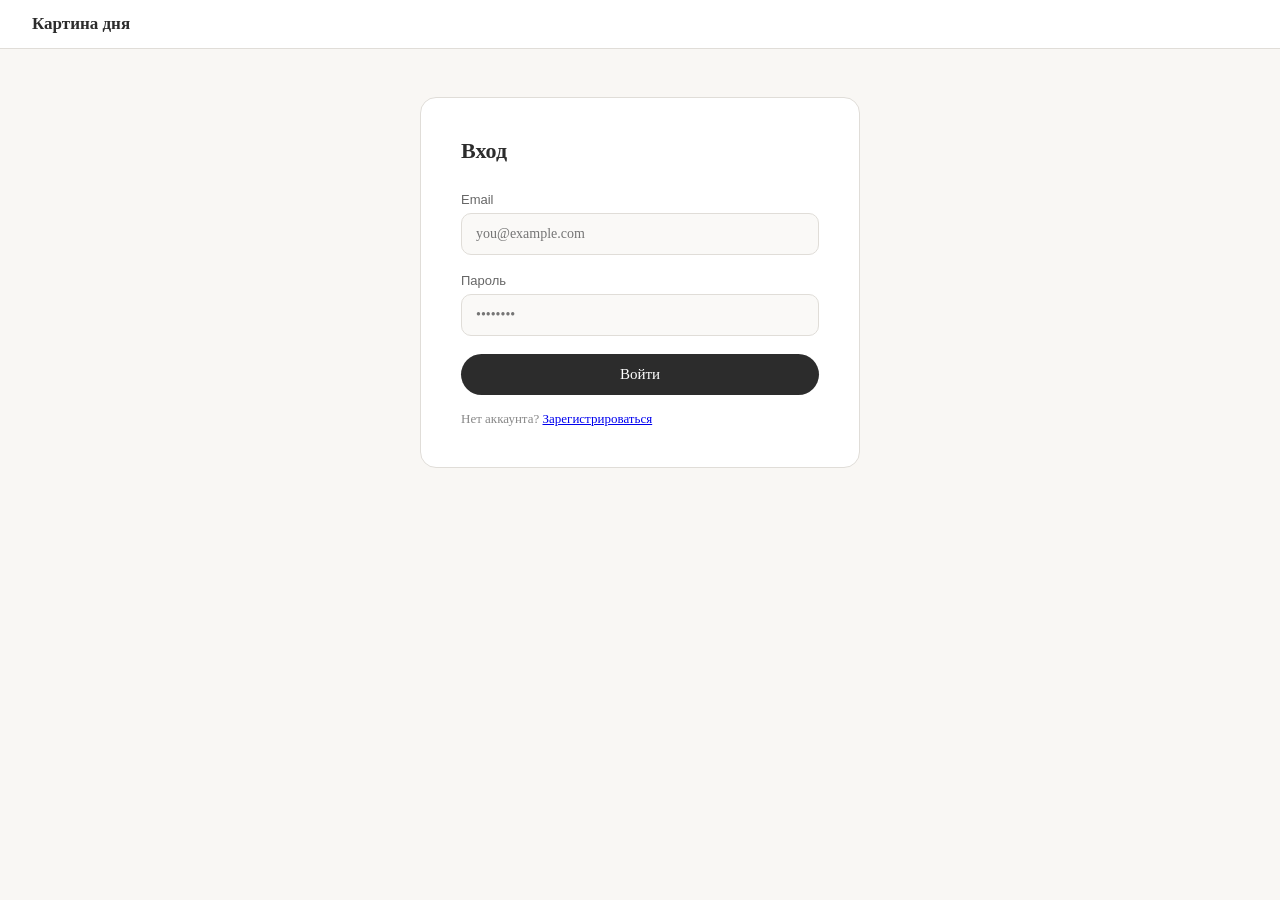
<file: login.html>
<!DOCTYPE html>
<html lang="ru">
<head>
  <meta charset="UTF-8">
  <meta name="viewport" content="width=device-width, initial-scale=1.0">
  <title>Вход</title>
  <link rel="stylesheet" href="css/style.css">
</head>
<body>
  <nav>
    <a href="index.html" class="nav-logo">Картина дня</a>
  </nav>

  <div class="container">
    <div class="form-card">
      <h1>Вход</h1>
      <div class="form-group">
        <label>Email</label>
        <input type="email" id="email" placeholder="you@example.com">
      </div>
      <div class="form-group">
        <label>Пароль</label>
        <input type="password" id="password" placeholder="••••••••">
      </div>
      <button class="btn btn-primary" onclick="handleLogin()">Войти</button>
      <div class="error-message" id="error"></div>
      <div style="margin-top: 16px; font-size: 13px; color: #888;">
        Нет аккаунта? <a href="register.html">Зарегистрироваться</a>
      </div>
    </div>
  </div>

  <script src="js/paintings.js"></script>
  <script src="js/storage.js"></script>
  <script src="js/auth.js"></script>
  <script src="js/app.js"></script>
  <script>
    function handleLogin() {
      const email = document.getElementById('email').value;
      const password = document.getElementById('password').value;
      const result = Auth.login(email, password);
      if (result.success) {
        window.location.href = 'index.html';
      } else {
        document.getElementById('error').textContent = result.message;
      }
    }
  </script>
</body>
</html>
</file>
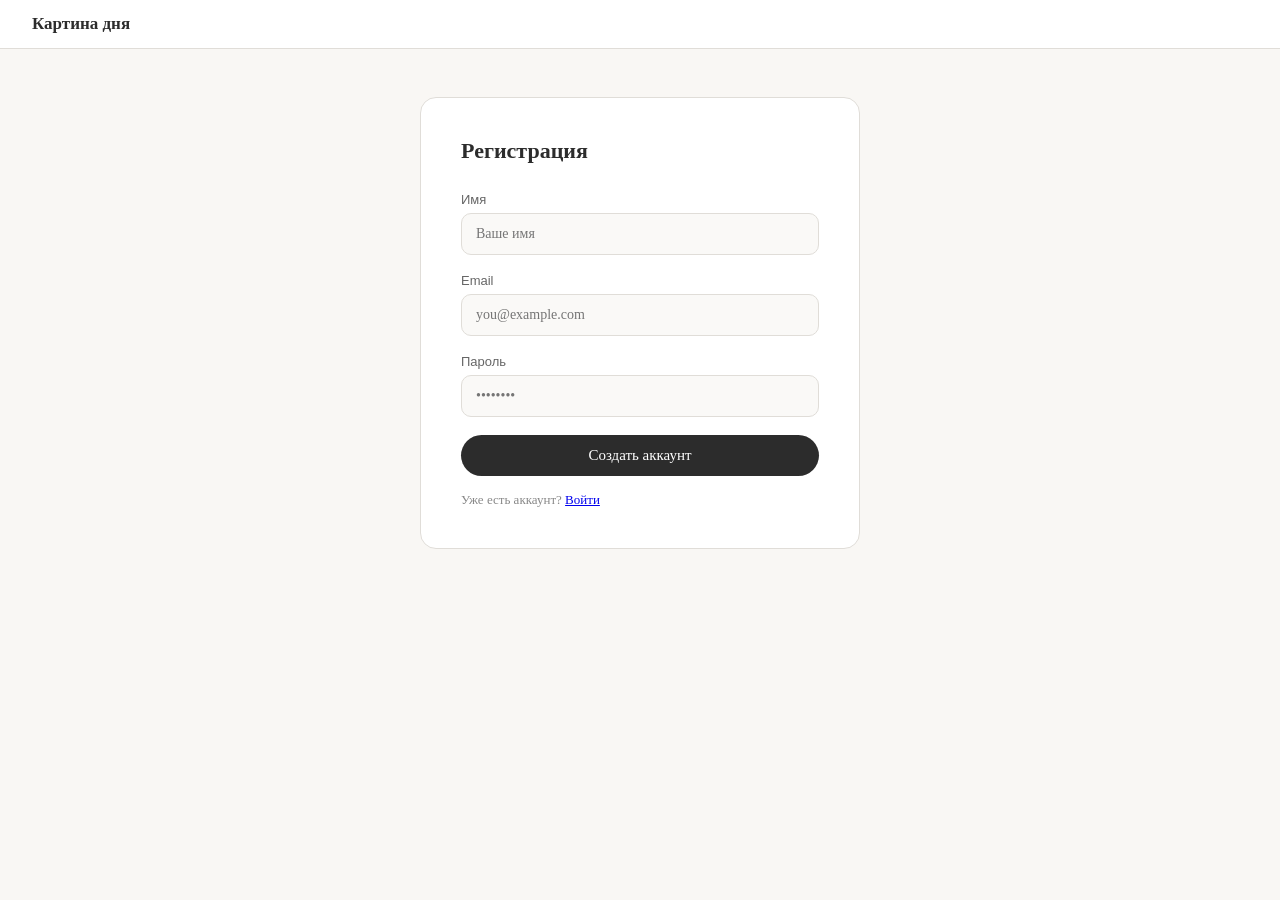
<file: register.html>
<!DOCTYPE html>
<html lang="ru">
<head>
  <meta charset="UTF-8">
  <meta name="viewport" content="width=device-width, initial-scale=1.0">
  <title>Регистрация</title>
  <link rel="stylesheet" href="css/style.css">
</head>
<body>
  <nav>
    <a href="index.html" class="nav-logo">Картина дня</a>
  </nav>

  <div class="container">
    <div class="form-card">
      <h1>Регистрация</h1>
      <div class="form-group">
        <label>Имя</label>
        <input type="text" id="username" placeholder="Ваше имя">
      </div>
      <div class="form-group">
        <label>Email</label>
        <input type="email" id="email" placeholder="you@example.com">
      </div>
      <div class="form-group">
        <label>Пароль</label>
        <input type="password" id="password" placeholder="••••••••">
      </div>
      <button class="btn btn-primary" onclick="handleRegister()">Создать аккаунт</button>
      <div class="error-message" id="error"></div>
      <div style="margin-top: 16px; font-size: 13px; color: #888;">
        Уже есть аккаунт? <a href="login.html">Войти</a>
      </div>
    </div>
  </div>

  <script src="js/paintings.js"></script>
  <script src="js/storage.js"></script>
  <script src="js/auth.js"></script>
  <script src="js/app.js"></script>
  <script>
    function handleRegister() {
      const username = document.getElementById('username').value;
      const email = document.getElementById('email').value;
      const password = document.getElementById('password').value;
      const result = Auth.register(username, email, password);
      if (result.success) {
        window.location.href = 'index.html';
      } else {
        document.getElementById('error').textContent = result.message;
      }
    }
  </script>
</body>
</html>
</file>
<file: css/style.css>
* {
  margin: 0;
  padding: 0;
  box-sizing: border-box;
}

body {
  font-family: Georgia, serif;
  background: #f9f7f4;
  color: #2c2c2c;
  min-height: 100vh;
}


nav {
  background: #fff;
  border-bottom: 1px solid #e0ddd8;
  padding: 14px 32px;
  display: flex;
  justify-content: space-between;
  align-items: center;
}

.nav-logo {
  font-size: 17px;
  font-weight: bold;
  text-decoration: none;
  color: #2c2c2c;
}

.nav-links {
  display: flex;
  gap: 20px;
  align-items: center;
}

.nav-links a {
  text-decoration: none;
  color: #666;
  font-size: 14px;
}

.nav-links a:hover {
  color: #2c2c2c;
}


.container {
  max-width: 1100px;
  margin: 0 auto;
  padding: 48px 32px;
}


.painting-card {
  background: #fff;
  border: 1px solid #e0ddd8;
  border-radius: 16px;
  overflow: hidden;
  display: flex;
  flex-direction: row;
  gap: 0;
}

.painting-card img {
  width: 55%;
  max-height: 600px;
  object-fit: cover;
  display: block;
  flex-shrink: 0;
}

.painting-info {
  padding: 36px 40px;
  display: flex;
  flex-direction: column;
  justify-content: flex-start;
  flex: 1;
}

.painting-title {
  font-size: 26px;
  font-weight: bold;
  margin-bottom: 6px;
  line-height: 1.3;
}

.painting-artist {
  font-size: 15px;
  color: #888;
  margin-bottom: 14px;
}

.painting-topic {
  display: inline-block;
  background: #f0ede8;
  color: #666;
  font-size: 12px;
  padding: 4px 12px;
  border-radius: 20px;
  margin-bottom: 20px;
  font-family: sans-serif;
}

.painting-description {
  font-size: 15px;
  line-height: 1.8;
  color: #444;
  margin-bottom: 20px;
}

.painting-story {
  font-size: 14px;
  line-height: 1.8;
  color: #777;
  border-top: 1px solid #e0ddd8;
  padding-top: 18px;
  margin-bottom: 24px;
}

.fav-btn {
  display: inline-flex;
  align-items: center;
  gap: 8px;
  padding: 12px 24px;
  background: #fff;
  border: 2px solid #2c2c2c;
  border-radius: 30px;
  font-size: 14px;
  font-family: Georgia, serif;
  color: #2c2c2c;
  cursor: pointer;
  transition: background 0.2s, color 0.2s;
  margin-top: auto;
  align-self: flex-start;
}

.fav-btn:hover {
  background: #2c2c2c;
  color: #fff;
}

.fav-btn.active {
  background: #2c2c2c;
  color: #fff;
}

.guest-notice {
  margin-top: 20px;
  padding: 14px 18px;
  background: #f5f3ef;
  border-radius: 10px;
  font-size: 13px;
  color: #888;
  font-family: sans-serif;
}


.tabs {
  display: flex;
  gap: 8px;
  margin-bottom: 28px;
}

.tab-btn {
  padding: 10px 24px;
  border: 2px solid #e0ddd8;
  border-radius: 30px;
  background: #fff;
  font-size: 14px;
  font-family: Georgia, serif;
  color: #666;
  cursor: pointer;
  transition: background 0.2s, color 0.2s, border-color 0.2s;
}

.tab-btn:hover {
  border-color: #aaa;
  color: #2c2c2c;
}

.tab-btn.active {
  background: #2c2c2c;
  border-color: #2c2c2c;
  color: #fff;
}


.gallery {
  display: grid;
  grid-template-columns: repeat(auto-fill, minmax(220px, 1fr));
  gap: 20px;
}

.gallery-item {
  background: #fff;
  border: 1px solid #e0ddd8;
  border-radius: 12px;
  overflow: hidden;
  text-decoration: none;
  color: inherit;
  display: block;
  transition: box-shadow 0.2s;
}

.gallery-item:hover {
  box-shadow: 0 4px 16px rgba(0,0,0,0.10);
}

.gallery-item img {
  width: 100%;
  height: 160px;
  object-fit: cover;
  display: block;
}

.gallery-item-info {
  padding: 14px 16px;
}

.gallery-item-title {
  font-size: 14px;
  font-weight: bold;
  margin-bottom: 4px;
}

.gallery-item-artist {
  font-size: 12px;
  color: #888;
}


.form-card {
  background: #fff;
  border: 1px solid #e0ddd8;
  border-radius: 16px;
  padding: 40px;
  max-width: 440px;
  margin: 0 auto;
}

.form-card h1 {
  font-size: 22px;
  margin-bottom: 28px;
}

.form-group {
  margin-bottom: 18px;
}

.form-group label {
  display: block;
  font-size: 13px;
  color: #666;
  margin-bottom: 6px;
  font-family: sans-serif;
}

.form-group input {
  width: 100%;
  padding: 12px 14px;
  border: 1px solid #e0ddd8;
  border-radius: 10px;
  font-size: 14px;
  font-family: inherit;
  background: #faf9f7;
  transition: border-color 0.2s;
}

.form-group input:focus {
  outline: none;
  border-color: #999;
}

.btn {
  display: inline-block;
  padding: 12px 24px;
  border: none;
  border-radius: 30px;
  font-size: 15px;
  cursor: pointer;
  font-family: inherit;
  text-decoration: none;
  transition: background 0.2s;
}

.btn-primary {
  background: #2c2c2c;
  color: #fff;
  width: 100%;
}

.btn-primary:hover {
  background: #444;
}

.error-message {
  color: #c0392b;
  font-size: 13px;
  margin-top: 12px;
  font-family: sans-serif;
}

.page-title {
  font-size: 26px;
  font-weight: bold;
  margin-bottom: 6px;
}

.page-subtitle {
  font-size: 15px;
  color: #888;
  margin-bottom: 32px;
  font-family: sans-serif;
}

.empty-state {
  text-align: center;
  padding: 80px 20px;
  color: #bbb;
  font-size: 15px;
  font-family: sans-serif;
}

@media (max-width: 768px) {
  .painting-card {
    flex-direction: column;
  }

  .painting-card img {
    width: 100%;
    max-height: 300px;
  }

  .painting-info {
    padding: 24px;
  }

  .container {
    padding: 24px 16px;
  }
}
</file>
